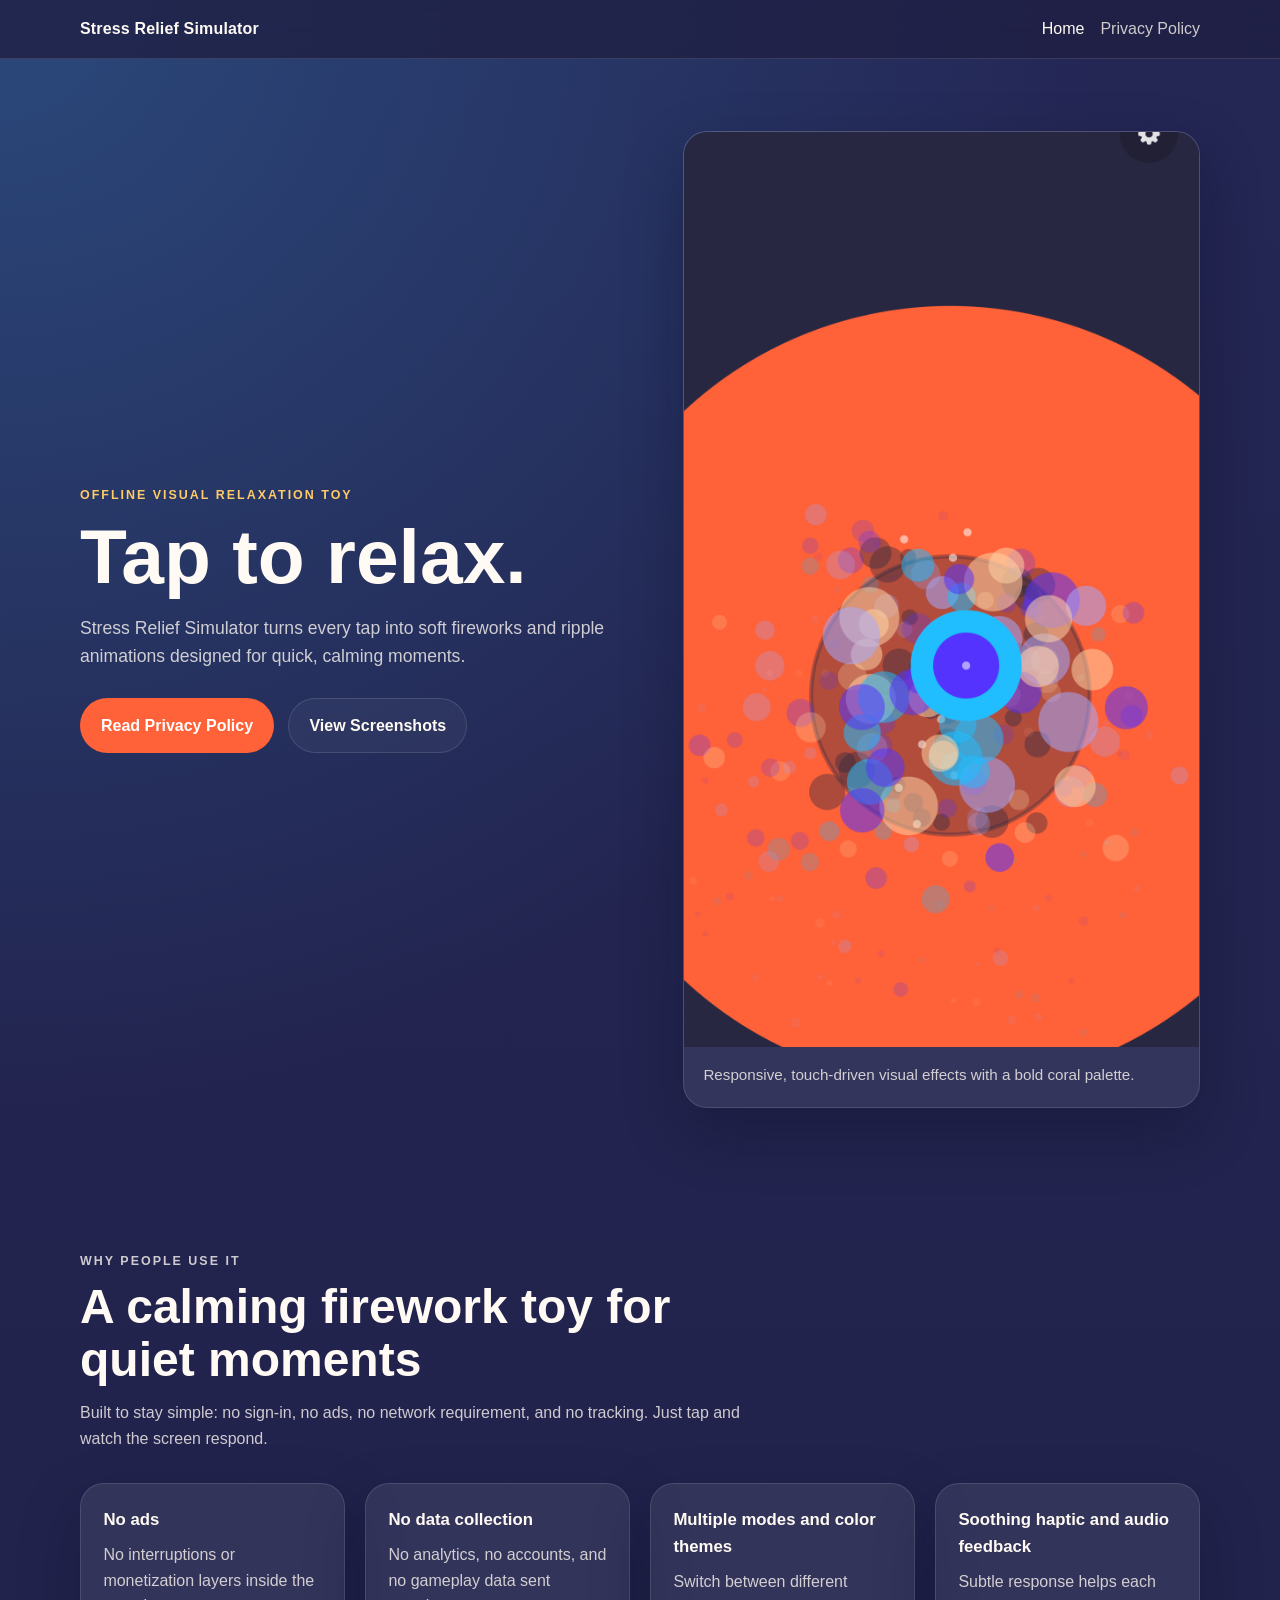
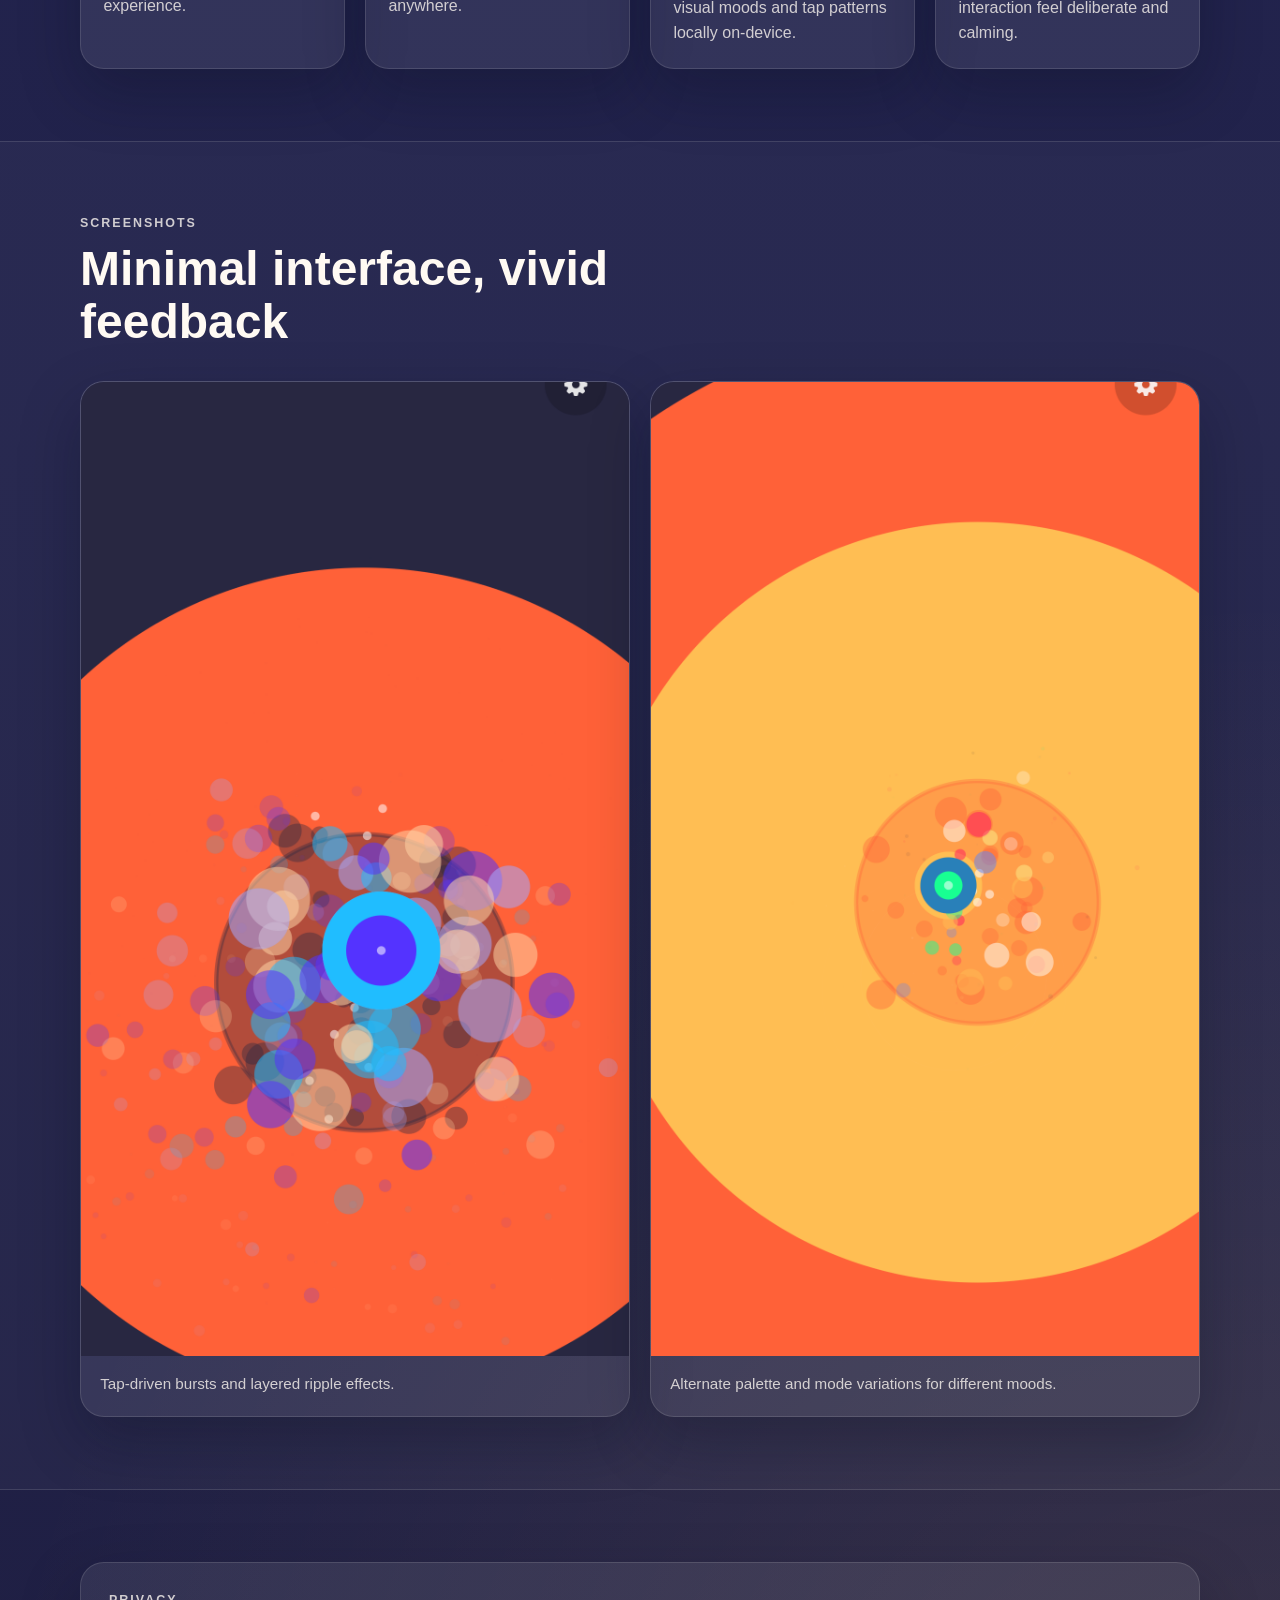
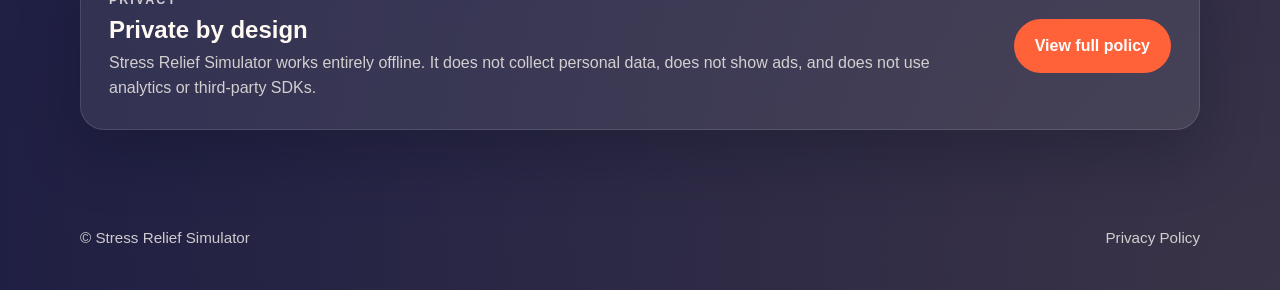
<file: index.html>
<!DOCTYPE html>
<html lang="en">
  <head>
    <meta charset="UTF-8" />
    <meta name="viewport" content="width=device-width, initial-scale=1.0" />
    <meta
      name="description"
      content="Stress Relief Simulator is a calming offline mobile game with relaxing tap-driven fireworks and ripple animations."
    />
    <title>Stress Relief Simulator</title>
    <link rel="stylesheet" href="css/style.css" />
  </head>
  <body>
    <header class="site-header">
      <nav class="nav container" aria-label="Main navigation">
        <a class="brand" href="index.html">Stress Relief Simulator</a>
        <div class="nav-links">
          <a aria-current="page" href="index.html">Home</a>
          <a href="privacy.html">Privacy Policy</a>
        </div>
      </nav>
    </header>

    <main>
      <section class="hero">
        <div class="container hero-grid">
          <div class="hero-copy">
            <p class="eyebrow">Offline visual relaxation toy</p>
            <h1>Tap to relax.</h1>
            <p class="lead">
              Stress Relief Simulator turns every tap into soft fireworks and ripple
              animations designed for quick, calming moments.
            </p>
            <div class="hero-actions">
              <a class="button button-primary" href="privacy.html">Read Privacy Policy</a>
              <a class="button button-secondary" href="#screenshots">View Screenshots</a>
            </div>
          </div>

          <figure class="hero-media">
            <img
              src="assets/screenshot1.png"
              alt="Stress Relief Simulator gameplay showing a large coral background with colorful ripple and firework effects"
            />
            <figcaption>Responsive, touch-driven visual effects with a bold coral palette.</figcaption>
          </figure>
        </div>
      </section>

      <section class="section">
        <div class="container">
          <div class="section-heading">
            <p class="eyebrow">Why people use it</p>
            <h2>A calming firework toy for quiet moments</h2>
            <p>
              Built to stay simple: no sign-in, no ads, no network requirement, and no
              tracking. Just tap and watch the screen respond.
            </p>
          </div>

          <div class="feature-grid">
            <article class="card">
              <h3>No ads</h3>
              <p>No interruptions or monetization layers inside the experience.</p>
            </article>
            <article class="card">
              <h3>No data collection</h3>
              <p>No analytics, no accounts, and no gameplay data sent anywhere.</p>
            </article>
            <article class="card">
              <h3>Multiple modes and color themes</h3>
              <p>Switch between different visual moods and tap patterns locally on-device.</p>
            </article>
            <article class="card">
              <h3>Soothing haptic and audio feedback</h3>
              <p>Subtle response helps each interaction feel deliberate and calming.</p>
            </article>
          </div>
        </div>
      </section>

      <section class="section section-alt" id="screenshots">
        <div class="container">
          <div class="section-heading">
            <p class="eyebrow">Screenshots</p>
            <h2>Minimal interface, vivid feedback</h2>
          </div>

          <div class="screenshot-grid">
            <figure class="screenshot-card">
              <img
                src="assets/screenshot1.png"
                alt="Stress Relief Simulator screenshot with dark blue and coral shapes and colorful ripple animations from a tap"
              />
              <figcaption>Tap-driven bursts and layered ripple effects.</figcaption>
            </figure>
            <figure class="screenshot-card">
              <img
                src="assets/screenshot2.png"
                alt="Stress Relief Simulator screenshot showing a warm coral and gold theme with circular firework animations"
              />
              <figcaption>Alternate palette and mode variations for different moods.</figcaption>
            </figure>
          </div>
        </div>
      </section>

      <section class="section">
        <div class="container simple-panel">
          <div>
            <p class="eyebrow">Privacy</p>
            <h2>Private by design</h2>
            <p>
              Stress Relief Simulator works entirely offline. It does not collect personal
              data, does not show ads, and does not use analytics or third-party SDKs.
            </p>
          </div>
          <a class="button button-primary" href="privacy.html">View full policy</a>
        </div>
      </section>
    </main>

    <footer class="site-footer">
      <div class="container footer-row">
        <p>© Stress Relief Simulator</p>
        <a href="privacy.html">Privacy Policy</a>
      </div>
    </footer>
  </body>
</html>
</file>
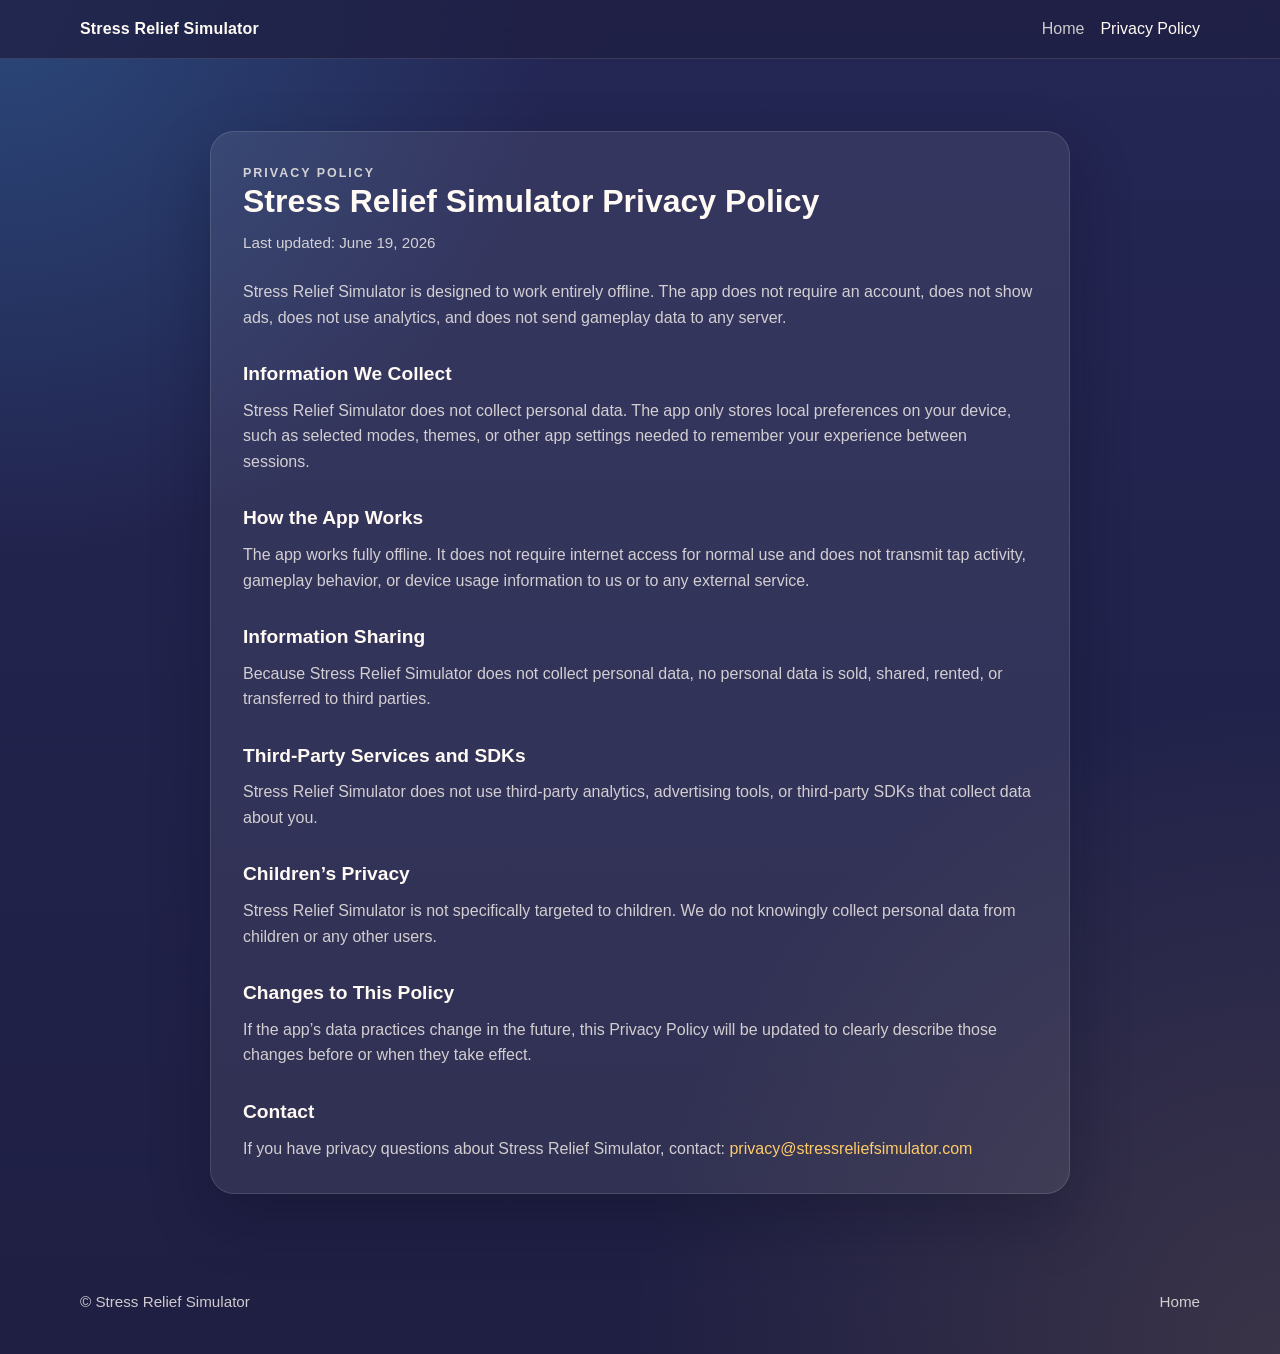
<file: privacy.html>
<!DOCTYPE html>
<html lang="en">
  <head>
    <meta charset="UTF-8" />
    <meta name="viewport" content="width=device-width, initial-scale=1.0" />
    <meta
      name="description"
      content="Privacy Policy for Stress Relief Simulator, an offline mobile game that does not collect personal data."
    />
    <title>Privacy Policy | Stress Relief Simulator</title>
    <link rel="stylesheet" href="css/style.css" />
  </head>
  <body>
    <header class="site-header">
      <nav class="nav container" aria-label="Main navigation">
        <a class="brand" href="index.html">Stress Relief Simulator</a>
        <div class="nav-links">
          <a href="index.html">Home</a>
          <a aria-current="page" href="privacy.html">Privacy Policy</a>
        </div>
      </nav>
    </header>

    <main class="section">
      <div class="container policy">
        <p class="eyebrow">Privacy Policy</p>
        <h1>Stress Relief Simulator Privacy Policy</h1>
        <p class="policy-meta">Last updated: June 19, 2026</p>

        <p>
          Stress Relief Simulator is designed to work entirely offline. The app does not
          require an account, does not show ads, does not use analytics, and does not send
          gameplay data to any server.
        </p>

        <h2>Information We Collect</h2>
        <p>
          Stress Relief Simulator does not collect personal data. The app only stores local
          preferences on your device, such as selected modes, themes, or other app settings
          needed to remember your experience between sessions.
        </p>

        <h2>How the App Works</h2>
        <p>
          The app works fully offline. It does not require internet access for normal use and
          does not transmit tap activity, gameplay behavior, or device usage information to us
          or to any external service.
        </p>

        <h2>Information Sharing</h2>
        <p>
          Because Stress Relief Simulator does not collect personal data, no personal data is
          sold, shared, rented, or transferred to third parties.
        </p>

        <h2>Third-Party Services and SDKs</h2>
        <p>
          Stress Relief Simulator does not use third-party analytics, advertising tools, or
          third-party SDKs that collect data about you.
        </p>

        <h2>Children’s Privacy</h2>
        <p>
          Stress Relief Simulator is not specifically targeted to children. We do not knowingly
          collect personal data from children or any other users.
        </p>

        <h2>Changes to This Policy</h2>
        <p>
          If the app’s data practices change in the future, this Privacy Policy will be updated
          to clearly describe those changes before or when they take effect.
        </p>

        <h2>Contact</h2>
        <p>
          If you have privacy questions about Stress Relief Simulator, contact:
          <a href="mailto:privacy@stressreliefsimulator.com">privacy@stressreliefsimulator.com</a>
        </p>
      </div>
    </main>

    <footer class="site-footer">
      <div class="container footer-row">
        <p>© Stress Relief Simulator</p>
        <a href="index.html">Home</a>
      </div>
    </footer>
  </body>
</html>
</file>
<file: css/style.css>
:root {
  --bg: #1f1f43;
  --bg-alt: #2c2d57;
  --surface: rgba(255, 255, 255, 0.08);
  --surface-strong: rgba(255, 255, 255, 0.12);
  --text: #fffaf3;
  --muted: rgba(255, 250, 243, 0.78);
  --accent: #ff6138;
  --accent-soft: #ffca68;
  --border: rgba(255, 250, 243, 0.12);
  --shadow: 0 24px 60px rgba(8, 10, 28, 0.28);
  --radius: 24px;
  --radius-sm: 16px;
  --max-width: 1120px;
  --font-stack: Inter, -apple-system, BlinkMacSystemFont, "Segoe UI", sans-serif;
}

*,
*::before,
*::after {
  box-sizing: border-box;
}

html,
body,
h1,
h2,
h3,
p,
figure,
ul {
  margin: 0;
  padding: 0;
}

body {
  min-height: 100vh;
  font-family: var(--font-stack);
  background:
    radial-gradient(circle at top left, rgba(60, 161, 224, 0.28), transparent 30%),
    radial-gradient(circle at bottom right, rgba(255, 202, 104, 0.12), transparent 35%),
    linear-gradient(180deg, #242654 0%, var(--bg) 100%);
  color: var(--text);
  line-height: 1.6;
}

img {
  display: block;
  max-width: 100%;
  height: auto;
}

a {
  color: inherit;
  text-decoration: none;
}

.container {
  width: min(calc(100% - 2rem), var(--max-width));
  margin: 0 auto;
}

.site-header {
  position: sticky;
  top: 0;
  z-index: 20;
  backdrop-filter: blur(18px);
  background: rgba(31, 31, 67, 0.78);
  border-bottom: 1px solid var(--border);
}

.nav {
  display: flex;
  align-items: center;
  justify-content: space-between;
  gap: 1rem;
  padding: 1rem 0;
}

.brand {
  font-weight: 700;
  letter-spacing: 0.01em;
}

.nav-links {
  display: flex;
  align-items: center;
  gap: 1rem;
  color: var(--muted);
}

.nav-links a[aria-current="page"] {
  color: var(--text);
}

.hero,
.section {
  padding: 4.5rem 0;
}

.section-alt {
  background: rgba(255, 255, 255, 0.03);
  border-top: 1px solid var(--border);
  border-bottom: 1px solid var(--border);
}

.hero-grid,
.simple-panel,
.footer-row {
  display: grid;
  gap: 2rem;
}

.hero-grid {
  grid-template-columns: 1.05fr 0.95fr;
  align-items: center;
}

.hero-copy h1,
.policy h1,
.section-heading h2 {
  line-height: 1.1;
}

.hero-copy h1 {
  font-size: clamp(2.6rem, 8vw, 4.8rem);
  margin-top: 0.5rem;
}

.lead,
.section-heading p,
.policy p,
.card p,
.simple-panel p,
.hero-media figcaption,
.screenshot-card figcaption {
  color: var(--muted);
}

.lead {
  margin-top: 1rem;
  max-width: 36rem;
  font-size: 1.1rem;
}

.eyebrow {
  color: var(--accent-soft);
  font-size: 0.78rem;
  font-weight: 700;
  letter-spacing: 0.16em;
  text-transform: uppercase;
}

.hero-actions {
  display: flex;
  flex-wrap: wrap;
  gap: 0.9rem;
  margin-top: 1.75rem;
}

.button {
  display: inline-flex;
  align-items: center;
  justify-content: center;
  min-height: 3rem;
  padding: 0.85rem 1.25rem;
  border-radius: 999px;
  font-weight: 600;
  border: 1px solid transparent;
}

.button-primary {
  background: var(--accent);
  color: white;
}

.button-secondary {
  border-color: var(--border);
  background: rgba(255, 255, 255, 0.04);
}

.hero-media,
.card,
.screenshot-card,
.simple-panel,
.policy {
  background: var(--surface);
  border: 1px solid var(--border);
  border-radius: var(--radius);
  box-shadow: var(--shadow);
}

.hero-media {
  overflow: hidden;
}

.hero-media img {
  width: 100%;
  aspect-ratio: 9 / 16;
  object-fit: cover;
}

.hero-media figcaption,
.screenshot-card figcaption {
  padding: 1rem 1.2rem 1.25rem;
  font-size: 0.95rem;
}

.section-heading {
  max-width: 42rem;
}

.section-heading h2 {
  margin: 0.55rem 0 0.85rem;
  font-size: clamp(2rem, 4vw, 3rem);
}

.feature-grid,
.screenshot-grid {
  display: grid;
  gap: 1.25rem;
  margin-top: 2rem;
}

.feature-grid {
  grid-template-columns: repeat(4, minmax(0, 1fr));
}

.card {
  padding: 1.4rem;
}

.card h3 {
  margin-bottom: 0.55rem;
  font-size: 1.05rem;
}

.screenshot-grid {
  grid-template-columns: repeat(2, minmax(0, 1fr));
}

.screenshot-card {
  overflow: hidden;
}

.screenshot-card img {
  width: 100%;
  aspect-ratio: 9 / 16;
  object-fit: cover;
}

.simple-panel {
  grid-template-columns: 1fr auto;
  align-items: center;
  padding: 1.75rem;
}

.site-footer {
  padding: 1.5rem 0 2.5rem;
}

.footer-row {
  grid-template-columns: 1fr auto;
  align-items: center;
  color: var(--muted);
  font-size: 0.95rem;
}

.policy {
  max-width: 860px;
  padding: 2rem;
}

.policy-meta {
  margin: 0.75rem 0 1.5rem;
  font-size: 0.95rem;
}

.policy h2 {
  margin: 1.8rem 0 0.5rem;
  font-size: 1.2rem;
}

.policy a,
.site-footer a,
.nav-links a {
  transition: opacity 0.2s ease;
}

.policy a {
  color: var(--accent-soft);
}

.policy a:hover,
.site-footer a:hover,
.nav-links a:hover,
.brand:hover {
  opacity: 0.82;
}

@media (max-width: 900px) {
  .hero-grid,
  .feature-grid,
  .screenshot-grid,
  .simple-panel,
  .footer-row {
    grid-template-columns: 1fr;
  }

  .feature-grid {
    grid-template-columns: repeat(2, minmax(0, 1fr));
  }

  .simple-panel {
    align-items: start;
  }
}

@media (max-width: 640px) {
  .nav,
  .nav-links {
    flex-direction: column;
    align-items: flex-start;
  }

  .hero,
  .section {
    padding: 3.5rem 0;
  }

  .feature-grid,
  .screenshot-grid {
    grid-template-columns: 1fr;
  }

  .policy {
    padding: 1.5rem;
  }
}
</file>
